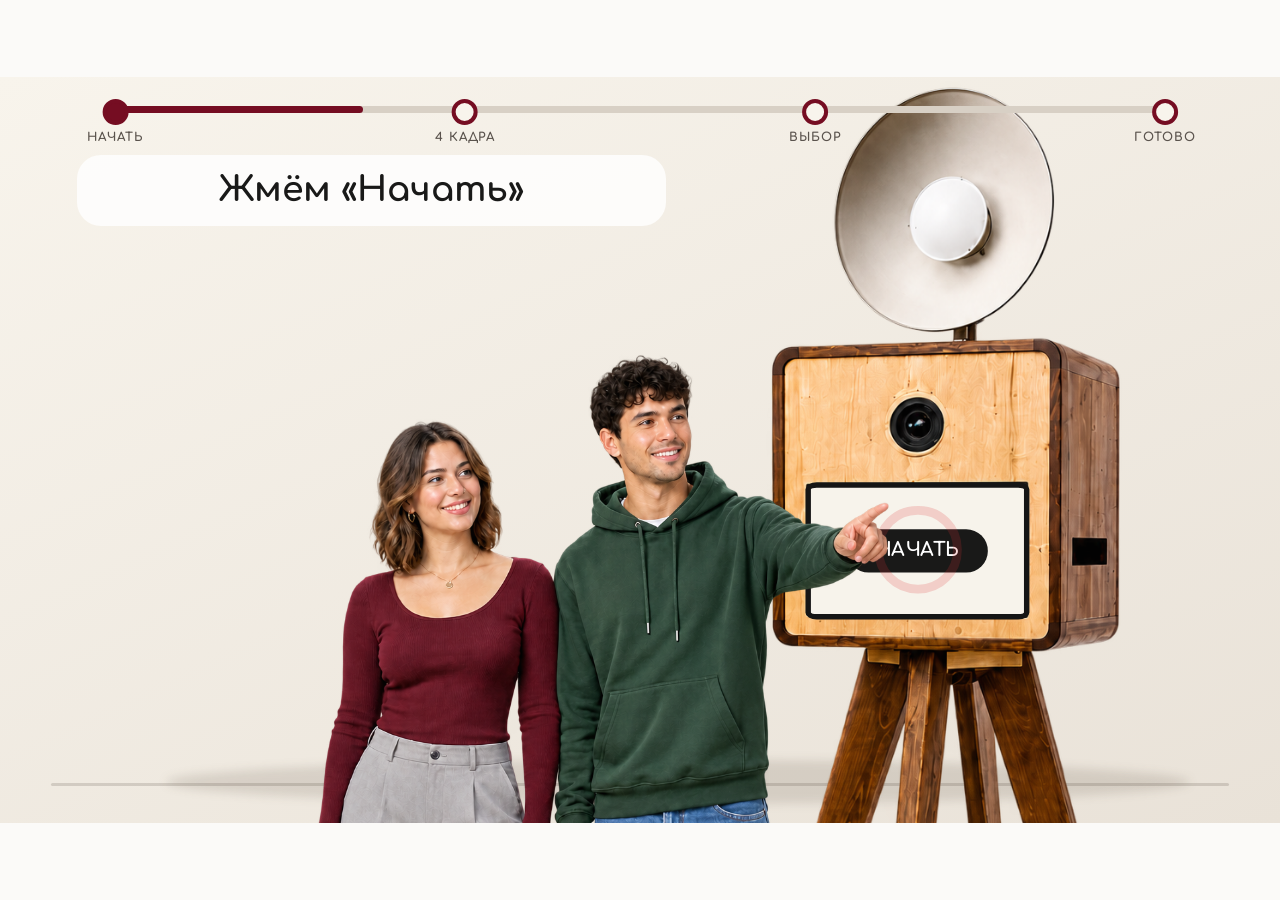
<file: frontend/idle-svg-concept-2.html>
<!DOCTYPE html>
<html lang="ru">
<head>
    <meta charset="UTF-8">
    <meta name="viewport" content="width=device-width, initial-scale=1.0">
    <title>Photobooth idle — raster concept</title>
    <style>
        @font-face {
            font-family: "Comfortaa";
            src: url("../assets/fonts/Comfortaa-VariableFont_wght.ttf") format("truetype");
            font-style: normal;
            font-weight: 300 700;
        }

        * { box-sizing: border-box; }
        html, body { width: 100%; height: 100%; margin: 0; }

        body {
            display: grid;
            place-items: center;
            overflow: hidden;
            background: #fbfaf8;
            font-family: "Comfortaa", sans-serif;
        }

        .idle-process {
            /*
             * EDIT LAYOUT HERE.
             * Positions are relative to the whole component.
             */
            --booth-x: 70%;
            --booth-bottom: -8%;
            --booth-height: 116%;
            --guests-x: 35%;
            --guests-bottom: -1%;
            --guests-height: 91%;
            --focus-scale: 1.22;
            --asset-focus-scale: 1.48;
            --focus-origin: 54% 38%;
            /* Choice stage pushes in on the monitor: extra zoom on top of
               --focus-scale, around the booth screen instead of the stage. */
            --choice-zoom: 1.5;
            --choice-origin: 69% 53%;
            --lamp-x: 54.6%;
            --lamp-y: 9.1%;
            --lamp-size: 150%;

            --ink: #191918;
            --wine: #750d22;
            --red: #d83434;
            --green: #173b29;

            position: relative;
            width: 100%;
            max-height: 100%;
            aspect-ratio: 1200 / 700;
            overflow: hidden;
            background: linear-gradient(155deg, #f8f4ec, #e9e2d8);
        }

        .progress {
            --step-size: 18px;
            --track-height: 7px;
            --track-y: 9px;     /* centre line of the bar inside .progress */
            --step-lift: 2px;   /* circles sit a touch above that line */

            position: absolute;
            z-index: 20;
            top: 24px;
            left: 9%;
            width: 82%;
            height: 48px;
        }

        /* The bar runs through the centres of the first and last circle. */
        .progress-track,
        .progress-fill {
            position: absolute;
            top: var(--track-y);
            left: 0;
            height: var(--track-height);
            margin-top: calc(var(--track-height) / -2);
            border-radius: 999px;
        }

        .progress-track {
            width: 100%;
            background: #d8d0c5;
        }

        .progress-fill {
            width: 0;
            background: var(--wine);
        }

        .progress-steps {
            position: relative;
            height: 100%;
        }

        /*
         * Each step is centred on its own fraction of the track, so the circles
         * land exactly on 0, 1/3, 2/3 and 1 and the outer two sit on the ends.
         * Label width cannot move them: the whole step is centred, not laid out.
         */
        .progress-step {
            position: absolute;
            top: calc(var(--track-y) - var(--step-size) / 2 - var(--step-lift));
            display: grid;
            justify-items: center;
            gap: 5px;
            transform: translateX(-50%);
            color: #5a534d;
            font-size: 12px;
            font-weight: 700;
            letter-spacing: 0.08em;
        }

        .progress-step:nth-child(1) { left: 0; }
        .progress-step:nth-child(2) { left: 33.3333%; }
        .progress-step:nth-child(3) { left: 66.6667%; }
        .progress-step:nth-child(4) { left: 100%; }

        .progress-step span {
            white-space: nowrap;
        }

        .progress-step::before {
            content: "";
            width: var(--step-size);
            height: var(--step-size);
            border: 4px solid var(--wine);
            border-radius: 50%;
            background: #f8f4ec;
        }

        .progress-step.active::before {
            background: var(--wine);
        }

        .caption {
            position: absolute;
            z-index: 20;
            top: 78px;
            left: 6%;
            display: grid;
            place-items: center;
            width: 46%;
            padding: 14px 26px;
            border-radius: 24px;
            background: rgba(255, 255, 255, 0.82);
            color: var(--ink);
            font-size: clamp(27px, 2.7vw, 39px);
            font-weight: 700;
            line-height: 1.25;
            text-align: center;
        }

        .scene {
            position: absolute;
            inset: 118px 0 0;
        }

        .floor-shadow {
            position: absolute;
            z-index: 0;
            left: 13%;
            right: 7%;
            bottom: 3%;
            height: 7%;
            border-radius: 50%;
            background: rgba(66, 48, 35, 0.13);
            filter: blur(5px);
        }

        .floor-line {
            position: absolute;
            z-index: 0;
            right: 4%;
            bottom: 6%;
            left: 4%;
            height: 3px;
            border-radius: 999px;
            background: rgba(74, 61, 50, 0.18);
        }

        /*
         * No will-change here on purpose: these elements are scaled, and a
         * promoted layer is rasterised at its layout size and then stretched by
         * the GPU, which is exactly what made the booth screen look soft.
         */
        .actors {
            --scene-scale: 1;

            position: absolute;
            z-index: 1;
            inset: 0;
            transform: scale(var(--scene-scale));
            transform-origin: var(--focus-origin);
        }

        .booth {
            --asset-scale: 1;

            position: absolute;
            z-index: 2;
            left: var(--booth-x);
            bottom: var(--booth-bottom);
            height: var(--booth-height);
            aspect-ratio: 2 / 3;
            transform: translateX(-50%) scale(var(--asset-scale));
            transform-origin: center top;
        }

        .booth > img {
            display: block;
            width: 100%;
            height: 100%;
            object-fit: contain;
        }

        .booth-screen {
            position: absolute;
            z-index: 3;
            top: 30.4%;
            left: 34.5%;
            width: 25.6%;
            height: 10.5%;
            overflow: hidden;
            border: 3px solid #151515;
            border-radius: 5%;
            background: #f7f3eb;
            color: var(--ink);
        }

        .screen-state {
            position: absolute;
            inset: 0;
            display: none;
            align-items: center;
            justify-content: center;
            overflow: hidden;
        }

        .screen-state.active { display: flex; }

        .screen-start {
            flex-direction: column;
            gap: 5%;
            font-size: clamp(5px, 0.62vw, 10px);
            font-weight: 700;
        }

        .screen-start strong {
            padding: 5% 13%;
            border-radius: 999px;
            background: #191918;
            color: #fff;
            font-size: 1.35em;
        }

        .screen-live {
            background: #ded7ca;
        }

        /*
         * The frames are 3:2, the screen is slightly wider, so cover trims a
         * little off the bottom. Anchoring to the top keeps faces in view.
         */
        .screen-live-image {
            position: absolute;
            inset: 0;
            width: 100%;
            height: 100%;
            object-fit: cover;
            object-position: 50% 0;
        }

        .screen-countdown {
            position: relative;
            z-index: 2;
            color: #fff;
            font-size: clamp(18px, 3vw, 45px);
            font-weight: 800;
            text-shadow: 0 2px 5px #000;
        }

        .screen-counter {
            position: absolute;
            z-index: 2;
            top: 5%;
            right: 6%;
            color: var(--ink);
            font-size: clamp(5px, 0.65vw, 10px);
            font-weight: 700;
        }

        /* The collage is wider than the screen, so it letterboxes; the matching
           backdrop colour makes the bars invisible. */
        .screen-choice {
            background: #4a4844;
        }

        .choice-sheet {
            position: relative;
            width: 100%;
            max-height: 100%;
            aspect-ratio: 2400 / 1049;
        }

        .choice-sheet > img {
            display: block;
            width: 100%;
            height: 100%;
        }

        /*
         * Postcard box measured in the collage, tilted like the print itself.
         * Drawn as an outline so outline-offset pushes the ring clear of the
         * print edge without touching the measured box.
         */
        .choice-pick {
            position: absolute;
            left: 3.2%;
            top: 34.6%;
            width: 33.4%;
            height: 50.2%;
            border-radius: 3%;
            outline: 2px solid var(--red);
            outline-offset: 5px;
            opacity: 0;
            transform: rotate(-2deg);
        }

        .choice-pick.selected { opacity: 1; }

        .screen-done {
            gap: 7%;
            background: #f7f3eb;
            font-size: clamp(5px, 0.7vw, 11px);
            font-weight: 800;
        }

        .screen-done img {
            width: 42%;
            aspect-ratio: 1;
        }

        .tap-ring {
            position: absolute;
            z-index: 8;
            top: 48%;
            left: 50%;
            width: 25%;
            aspect-ratio: 1;
            border: 3px solid #d83434;
            border-radius: 50%;
            opacity: 0;
            transform: translate(-50%, -50%) scale(0.4);
        }

        .guests {
            --asset-scale: 1;
            --people-shift: 0px;
            --people-lift: 0px;

            position: absolute;
            z-index: 5;
            bottom: var(--guests-bottom);
            left: var(--guests-x);
            height: var(--guests-height);
            aspect-ratio: 2 / 3;
            opacity: 0;
            transform: translateX(calc(-50% + var(--people-shift))) translateY(var(--people-lift)) scale(var(--asset-scale));
            transform-origin: center top;
        }

        .guests-frame {
            position: absolute;
            inset: 0;
            display: block;
            width: 100%;
            height: 100%;
            object-fit: contain;
            opacity: 0;
        }

        .guests-frame.active { opacity: 1; }

        /* Covers the whole component, not just the scene, so the flash reads as
           the room going white rather than a rectangle blinking. */
        .flash {
            position: absolute;
            z-index: 30;
            inset: 0;
            pointer-events: none;
            background: #fff;
            opacity: 0;
        }

        /* Burst at the booth lamp: soft glow plus hard anime-style spokes. */
        .lamp {
            position: absolute;
            z-index: 4;
            top: var(--lamp-y);
            left: var(--lamp-x);
            width: var(--lamp-size);
            aspect-ratio: 1;
            margin: calc(var(--lamp-size) / -2) 0 0 calc(var(--lamp-size) / -2);
            opacity: 0;
            pointer-events: none;
        }

        .lamp > i {
            position: absolute;
            inset: 0;
            transform: scale(var(--burst, 0.25));
        }

        .lamp-glow {
            border-radius: 50%;
            background: radial-gradient(closest-side,
                rgba(255, 255, 255, 0.95) 0 13%,
                rgba(255, 246, 214, 0.5) 30%,
                rgba(255, 240, 190, 0) 68%);
        }

        .lamp-rays {
            background: repeating-conic-gradient(from -8deg,
                rgba(255, 252, 235, 0.92) 0deg 2.4deg,
                rgba(255, 252, 235, 0) 2.4deg 13deg);
            -webkit-mask-image: radial-gradient(closest-side,
                transparent 9%, #000 26%, transparent 72%);
            mask-image: radial-gradient(closest-side,
                transparent 9%, #000 26%, transparent 72%);
        }

        /* The composed sheet already carries the template's white margin. */
        .print {
            position: absolute;
            z-index: 1;
            top: 54%;
            left: 63%;
            width: 92px;
            aspect-ratio: 3593 / 2375;
            overflow: hidden;
            border: 1px solid rgba(80, 68, 58, 0.22);
            background: #fff;
            opacity: 0;
            box-shadow: 0 10px 25px rgba(36, 25, 18, 0.24);
            transform-origin: center;
        }

        .print img {
            display: block;
            width: 100%;
            height: 100%;
        }

        .confetti {
            position: absolute;
            z-index: 8;
            inset: 4% 6% auto 8%;
            height: 52%;
            opacity: 0;
            pointer-events: none;
        }

        /* Placement is CSS, the fall and the spin are set per frame by the script,
           so data-tilt / data-speed / data-spin live in the markup. */
        .confetti i {
            position: absolute;
            left: var(--x);
            top: var(--y);
            width: 10px;
            height: 26px;
            border-radius: 5px;
        }

        .confetti i:nth-child(3n) {
            width: 8px;
            height: 18px;
        }

        .confetti i:nth-child(4n + 1) { background: var(--red); }
        .confetti i:nth-child(4n + 2) { background: var(--green); }
        .confetti i:nth-child(4n + 3) { background: #d8a232; }
        .confetti i:nth-child(4n)     { background: var(--wine); }
    </style>
</head>
<body>
    <div class="idle-process" data-idle-process>
        <div class="progress" aria-hidden="true">
            <div class="progress-track"></div>
            <div class="progress-fill"></div>
            <div class="progress-steps">
                <span class="progress-step"><span>НАЧАТЬ</span></span>
                <span class="progress-step"><span>4 КАДРА</span></span>
                <span class="progress-step"><span>ВЫБОР</span></span>
                <span class="progress-step"><span>ГОТОВО</span></span>
            </div>
        </div>

        <div class="caption">Жмём «Начать»</div>
        <div class="scene">
            <div class="floor-shadow"></div>
            <div class="floor-line"></div>

            <div class="actors">
            <div class="booth">
                <img src="../assets/idle-process/booth.png" alt="">

                <div class="booth-screen">
                    <div class="screen-state screen-start">
                        <strong>НАЧАТЬ</strong>
                    </div>

                    <div class="screen-state screen-live">
                        <img class="screen-live-image" src="../assets/idle-process/frame-1.jpg" alt="">
                        <b class="screen-countdown"></b>
                        <small class="screen-counter"></small>
                    </div>

                    <div class="screen-state screen-choice">
                        <div class="choice-sheet">
                            <img src="../assets/idle-process/formats-row.jpg" alt="">
                            <b class="choice-pick"></b>
                        </div>
                    </div>

                    <div class="screen-state screen-done">
                        <strong>ГОТОВО!</strong>
                        <img src="../assets/idle-process/qr.png" alt="QR">
                    </div>

                    <div class="tap-ring"></div>
                </div>

                <div class="lamp" aria-hidden="true">
                    <i class="lamp-glow"></i>
                    <i class="lamp-rays"></i>
                </div>
            </div>

            <div class="guests">
                <img class="guests-frame" data-frame="neutral" src="../assets/idle-process/guests-neutral.png" alt="">
                <img class="guests-frame" data-frame="reach" src="../assets/idle-process/guests-reach.png" alt="">
                <img class="guests-frame" data-frame="pose-1" src="../assets/idle-process/guests-pose-1.png" alt="">
                <img class="guests-frame" data-frame="pose-2" src="../assets/idle-process/guests-pose-2.png" alt="">
                <img class="guests-frame" data-frame="pose-3" src="../assets/idle-process/guests-pose-3.png" alt="">
                <img class="guests-frame" data-frame="pose-4" src="../assets/idle-process/guests-pose-4.png" alt="">
            </div>

            <div class="print">
                <img src="../assets/idle-process/print-grid.jpg" alt="">
            </div>
            </div>

            <div class="confetti" aria-hidden="true">
                <i style="--x: 2%;  --y: 14%" data-tilt="16"  data-speed="1.15" data-spin="1.6"></i>
                <i style="--x: 9%;  --y: 2%"  data-tilt="-24" data-speed="0.75" data-spin="-2.4"></i>
                <i style="--x: 16%; --y: 22%" data-tilt="8"   data-speed="1.40" data-spin="2.9"></i>
                <i style="--x: 23%; --y: 6%"  data-tilt="-12" data-speed="0.95" data-spin="-1.2"></i>
                <i style="--x: 31%; --y: 17%" data-tilt="30"  data-speed="1.25" data-spin="3.4"></i>
                <i style="--x: 38%; --y: 0"   data-tilt="-6"  data-speed="0.70" data-spin="-1.8"></i>
                <i style="--x: 45%; --y: 11%" data-tilt="22"  data-speed="1.50" data-spin="2.2"></i>
                <i style="--x: 52%; --y: 25%" data-tilt="-18" data-speed="0.85" data-spin="-3.1"></i>
                <i style="--x: 59%; --y: 4%"  data-tilt="12"  data-speed="1.30" data-spin="1.4"></i>
                <i style="--x: 66%; --y: 19%" data-tilt="-28" data-speed="1.05" data-spin="-2.6"></i>
                <i style="--x: 73%; --y: 8%"  data-tilt="4"   data-speed="0.80" data-spin="3.7"></i>
                <i style="--x: 80%; --y: 23%" data-tilt="-14" data-speed="1.45" data-spin="-1.5"></i>
                <i style="--x: 88%; --y: 3%"  data-tilt="26"  data-speed="0.90" data-spin="2.5"></i>
                <i style="--x: 95%; --y: 15%" data-tilt="-8"  data-speed="1.20" data-spin="-2.0"></i>
            </div>
        </div>

        <div class="flash"></div>
    </div>

    <script>
        (() => {
            /*
             * EDIT TIMING HERE.
             * Every [from, to] is an interval in seconds inside its stage.
             */
            const TIMELINE = {
                start: {
                    duration: 2.6,
                    enter: [0.10, 0.80],
                    approach: [1.00, 1.50],
                    reach: [1.20, 2.00],
                    focus: [1.20, 1.55],
                    press: [1.60, 1.90],
                    return: [2.00, 2.50],
                },

                shots: {
                    count: 4,
                    shotDuration: 1.7,
                    three: [0.00, 0.40],
                    two: [0.45, 0.85],
                    one: [0.90, 1.28],
                    flash: [1.25, 1.68],
                    flashPeak: 1.33,
                    burst: [1.25, 1.68],
                },

                choice: {
                    duration: 3.0,
                    approach: [0.60, 1.20],
                    reach: [0.90, 1.50],
                    press: [1.20, 1.50],
                    return: [1.70, 2.10],
                    selected: [1.50, 3.00],
                    zoom: [0.00, 0.70],
                    zoomBack: [2.30, 3.00],
                },

                done: {
                    duration: 5.5,
                    printBack: [0.20, 1.90],
                    printFront: [1.90, 3.40],
                    confetti: [0.20, 3.20],
                    celebrate: [0.30, 5.00],
                    exit: [5.00, 5.50],
                },
            };

            const root = document.querySelector("[data-idle-process]");
            const actors = root.querySelector(".actors");
            const booth = root.querySelector(".booth");
            const guests = root.querySelector(".guests");
            const frames = Object.fromEntries(
                [...root.querySelectorAll("[data-frame]")].map(element => [element.dataset.frame, element])
            );
            const screenImage = root.querySelector(".screen-live-image");
            const screenStates = [...root.querySelectorAll(".screen-state")];
            const caption = root.querySelector(".caption");
            const progressFill = root.querySelector(".progress-fill");
            const progressSteps = [...root.querySelectorAll(".progress-step")];
            const countdown = root.querySelector(".screen-countdown");
            const counter = root.querySelector(".screen-counter");
            const tapRing = root.querySelector(".tap-ring");
            const choiceSheet = root.querySelector(".choice-sheet");
            const choicePick = root.querySelector(".choice-pick");
            const flash = root.querySelector(".flash");
            const lamp = root.querySelector(".lamp");
            const print = root.querySelector(".print");
            const confetti = root.querySelector(".confetti");
            const confettiPieces = [...root.querySelectorAll(".confetti i")].map(element => ({
                element,
                tilt: Number(element.dataset.tilt) || 0,
                speed: Number(element.dataset.speed) || 1,
                spin: Number(element.dataset.spin) || 0,
            }));
            const CONFETTI_FALL = 0.32;   // of the stage height, times each speed

            const captions = {
                start: "Жмём «Начать»",
                shots: "Снимаем 4 кадра по отсчёту, меняем позы",
                choice: "Выбираем формат",
                done: "Печатаем фото, оригиналы — по QR",
            };

            const frameSources = {
                "pose-1": "../assets/idle-process/frame-1.jpg",
                "pose-2": "../assets/idle-process/frame-2.jpg",
                "pose-3": "../assets/idle-process/frame-3.jpg",
                "pose-4": "../assets/idle-process/frame-4.jpg",
            };

            const stages = {
                start: { from: 0, to: TIMELINE.start.duration },
            };
            stages.shots = {
                from: stages.start.to,
                to: stages.start.to + TIMELINE.shots.count * TIMELINE.shots.shotDuration,
            };
            stages.choice = {
                from: stages.shots.to,
                to: stages.shots.to + TIMELINE.choice.duration,
            };
            stages.done = {
                from: stages.choice.to,
                to: stages.choice.to + TIMELINE.done.duration,
            };

            const TOTAL = stages.done.to;
            const FOCUS_SCALE = Number(
                getComputedStyle(root).getPropertyValue("--focus-scale")
            ) || 1.22;
            const ASSET_FOCUS_SCALE = Number(
                getComputedStyle(root).getPropertyValue("--asset-focus-scale")
            ) || 1.48;
            const CHOICE_ZOOM = Number(
                getComputedStyle(root).getPropertyValue("--choice-zoom")
            ) || 1.3;
            const readOrigin = name => {
                const parts = getComputedStyle(root).getPropertyValue(name).match(/-?[\d.]+/g);
                return parts && parts.length === 2 ? parts.map(Number) : [50, 50];
            };
            const FOCUS_ORIGIN = readOrigin("--focus-origin");
            const CHOICE_ORIGIN = readOrigin("--choice-origin");
            const stageNames = ["start", "shots", "choice", "done"];
            let activeFrame = "";
            let activeScreen = "";
            let startedAt = performance.now();
            let position = 0;

            const clamp = value => Math.max(0, Math.min(1, value));
            const between = (value, interval) => value >= interval[0] && value <= interval[1];
            const progress = (value, interval) => clamp((value - interval[0]) / (interval[1] - interval[0]));
            const smooth = value => value * value * (3 - 2 * value);

            function locate(time) {
                const name = stageNames.find(stage => time < stages[stage].to) || "done";
                return { name, local: time - stages[name].from };
            }

            function setFrame(name) {
                if (name === activeFrame) return;
                Object.entries(frames).forEach(([key, element]) => {
                    element.classList.toggle("active", key === name);
                });
                activeFrame = name;
            }

            function setScreen(name) {
                if (name === activeScreen) return;
                screenStates.forEach(element => {
                    element.classList.toggle("active", element.classList.contains("screen-" + name));
                });
                activeScreen = name;
            }

            // A step towards the booth to reach the screen: right and a little
            // down, so it reads as walking closer, not sliding sideways.
            const APPROACH_X = 0.11;
            const APPROACH_Y = 0.10;

            function approach(local, stage) {
                if (local < stage.approach[0]) return 0;
                if (local <= stage.approach[1]) {
                    return smooth(progress(local, stage.approach));
                }
                if (local < stage.return[0]) return 1;
                if (local <= stage.return[1]) {
                    return 1 - smooth(progress(local, stage.return));
                }
                return 0;
            }

            function render(time) {
                const current = locate(time);
                const stageIndex = stageNames.indexOf(current.name);
                const local = current.local;
                let frame = "neutral";
                let shift = 0;
                let opacity = 1;
                let lift = 0;
                let sceneScale = FOCUS_SCALE;
                let assetScale = ASSET_FOCUS_SCALE;
                let origin = FOCUS_ORIGIN;
                let digit = "";
                let flashOpacity = 0;
                let burst = 0;

                caption.textContent = captions[current.name];
                setScreen(current.name === "shots" ? "live" : current.name);

                progressSteps.forEach((element, index) => {
                    element.classList.toggle("active", index <= stageIndex);
                });

                const stage = stages[current.name];
                const baseProgress = stageIndex / 3;
                const nextProgress = Math.min(1, (stageIndex + 1) / 3);
                const stageProgress = clamp(local / (stage.to - stage.from));
                progressFill.style.width = ((baseProgress + (nextProgress - baseProgress) * stageProgress) * 100) + "%";

                if (current.name === "start") {
                    const enter = smooth(progress(local, TIMELINE.start.enter));
                    const step = approach(local, TIMELINE.start);
                    opacity = enter;
                    shift = -root.clientWidth * 0.06 * (1 - enter)
                        + root.clientWidth * APPROACH_X * step;
                    lift = root.clientHeight * APPROACH_Y * step;
                    frame = between(local, TIMELINE.start.reach) ? "reach" : "neutral";
                    const focus = smooth(progress(local, TIMELINE.start.focus));
                    sceneScale = 1 + (FOCUS_SCALE - 1) * focus;
                    assetScale = 1 + (ASSET_FOCUS_SCALE - 1) * focus;
                }

                if (current.name === "shots") {
                    const shot = Math.min(
                        TIMELINE.shots.count - 1,
                        Math.floor(local / TIMELINE.shots.shotDuration)
                    );
                    const shotLocal = local - shot * TIMELINE.shots.shotDuration;
                    frame = "pose-" + (shot + 1);
                    screenImage.src = frameSources[frame];
                    counter.textContent = (shot + 1) + " / " + TIMELINE.shots.count;

                    if (between(shotLocal, TIMELINE.shots.three)) digit = "3";
                    if (between(shotLocal, TIMELINE.shots.two)) digit = "2";
                    if (between(shotLocal, TIMELINE.shots.one)) digit = "1";

                    if (between(shotLocal, TIMELINE.shots.burst)) {
                        burst = progress(shotLocal, TIMELINE.shots.burst);
                    }

                    if (between(shotLocal, TIMELINE.shots.flash)) {
                        if (shotLocal <= TIMELINE.shots.flashPeak) {
                            flashOpacity = progress(shotLocal, [
                                TIMELINE.shots.flash[0],
                                TIMELINE.shots.flashPeak,
                            ]);
                        } else {
                            flashOpacity = 1 - progress(shotLocal, [
                                TIMELINE.shots.flashPeak,
                                TIMELINE.shots.flash[1],
                            ]);
                        }
                    }
                }

                if (current.name === "choice") {
                    const step = approach(local, TIMELINE.choice);
                    shift = root.clientWidth * APPROACH_X * step;
                    lift = root.clientHeight * APPROACH_Y * step;
                    frame = between(local, TIMELINE.choice.reach) ? "reach" : "neutral";
                    // Push in on the monitor, then back out before the print.
                    const push = smooth(progress(local, TIMELINE.choice.zoom))
                        - smooth(progress(local, TIMELINE.choice.zoomBack));
                    sceneScale = FOCUS_SCALE * (1 + (CHOICE_ZOOM - 1) * push);
                    origin = FOCUS_ORIGIN.map(
                        (value, index) => value + (CHOICE_ORIGIN[index] - value) * push
                    );
                    choicePick.classList.toggle(
                        "selected", local >= TIMELINE.choice.selected[0]
                    );
                } else {
                    choicePick.classList.remove("selected");
                }

                if (current.name === "done") {
                    frame = "pose-4";
                    if (between(local, TIMELINE.done.celebrate)) {
                        lift = -Math.abs(Math.sin(local * 5)) * root.clientHeight * 0.012;
                    }
                    if (local >= TIMELINE.done.exit[0]) {
                        const exit = progress(local, TIMELINE.done.exit);
                        opacity = 1 - exit;
                        shift = -root.clientWidth * 0.04 * exit;
                        sceneScale = FOCUS_SCALE - (FOCUS_SCALE - 1) * smooth(exit);
                        assetScale = ASSET_FOCUS_SCALE - (ASSET_FOCUS_SCALE - 1) * smooth(exit);
                    }
                }

                setFrame(frame);
                actors.style.setProperty("--scene-scale", sceneScale);
                actors.style.transformOrigin = origin[0] + "% " + origin[1] + "%";
                booth.style.setProperty("--asset-scale", assetScale);
                guests.style.setProperty("--asset-scale", assetScale);
                guests.style.opacity = opacity;
                guests.style.setProperty("--people-shift", shift + "px");
                guests.style.setProperty("--people-lift", lift + "px");
                countdown.textContent = digit;
                flash.style.opacity = flashOpacity;
                // Spokes shoot outwards once and fade: on hard, decay slower.
                lamp.style.opacity = burst ? Math.pow(1 - burst, 1.5) : 0;
                lamp.style.setProperty("--burst", 0.25 + burst * 1.15);

                let tap = 0;
                let tapX = "50%";
                let tapY = "48%";
                if (current.name === "start" && between(local, TIMELINE.start.press)) {
                    tap = progress(local, TIMELINE.start.press);
                }
                if (current.name === "choice") {
                    // The highlight already sits on the postcard, so its own
                    // offsets place the ring without a second set of numbers.
                    tapX = (choiceSheet.offsetLeft + choicePick.offsetLeft
                            + choicePick.offsetWidth / 2) + "px";
                    tapY = (choiceSheet.offsetTop + choicePick.offsetTop
                            + choicePick.offsetHeight / 2) + "px";
                    if (between(local, TIMELINE.choice.press)) {
                        tap = progress(local, TIMELINE.choice.press);
                    }
                }
                tapRing.style.left = tapX;
                tapRing.style.top = tapY;
                tapRing.style.opacity = tap ? 1 - tap : 0;
                tapRing.style.transform = "translate(-50%, -50%) scale(" + (0.4 + tap * 1.5) + ")";

                print.style.opacity = 0;
                confetti.style.opacity = 0;

                if (current.name === "done") {
                    if (local >= TIMELINE.done.printBack[0]) {
                        const back = progress(local, TIMELINE.done.printBack);
                        print.style.opacity = 1;
                        print.style.zIndex = 1;
                        print.style.transform =
                            "translate(" + (-back * root.clientWidth * 0.07) + "px, 0) rotate(-3deg)";
                    }

                    if (local >= TIMELINE.done.printFront[0]) {
                        const front = progress(local, TIMELINE.done.printFront);
                        print.style.zIndex = 7;
                        print.style.transform =
                            "translate(" + (-root.clientWidth * (0.07 + front * 0.20)) + "px, " +
                            (-front * root.clientHeight * 0.10) + "px) scale(" + (1 + front * 1.25) +
                            ") rotate(-4deg)";
                    }

                    if (between(local, TIMELINE.done.confetti)) {
                        const fall = progress(local, TIMELINE.done.confetti);
                        // Holds at full opacity through most of the fall instead
                        // of peaking for one instant in the middle.
                        confetti.style.opacity = Math.min(1, Math.sin(fall * Math.PI) * 1.9);
                        const drop = root.clientHeight * CONFETTI_FALL;
                        confettiPieces.forEach(piece => {
                            piece.element.style.transform =
                                "translateY(" + (fall * drop * piece.speed) + "px) rotate(" +
                                (piece.tilt + fall * piece.spin * 360) + "deg)";
                        });
                    }
                }
            }

            /*
             * Full frame rate: at 30 fps the pans and the countdown read as
             * stuttering. When paused the loop stops scheduling altogether
             * instead of waking up every frame to do nothing.
             */
            let frameHandle = 0;

            function tick(now) {
                frameHandle = requestAnimationFrame(tick);
                position = ((now - startedAt) / 1000) % TOTAL;
                render(position);
            }

            function start() {
                if (frameHandle) return;
                frameHandle = requestAnimationFrame(tick);
            }

            function stop() {
                if (!frameHandle) return;
                cancelAnimationFrame(frameHandle);
                frameHandle = 0;
            }

            const controller = {
                config: TIMELINE,
                stages,
                duration: TOTAL,
                pause() {
                    if (!frameHandle) return;
                    position = ((performance.now() - startedAt) / 1000) % TOTAL;
                    stop();
                },
                play() {
                    if (frameHandle) return;
                    startedAt = performance.now() - position * 1000;
                    start();
                },
                seek(seconds) {
                    position = ((seconds % TOTAL) + TOTAL) % TOTAL;
                    startedAt = performance.now() - position * 1000;
                    render(position);
                },
            };

            root.idleTimeline = controller;
            window.idleTimeline = controller;
            render(0);
            start();

            if (window.matchMedia("(prefers-reduced-motion: reduce)").matches) {
                controller.pause();
                controller.seek(0);
            }
        })();
    </script>
</body>
</html>
</file>
